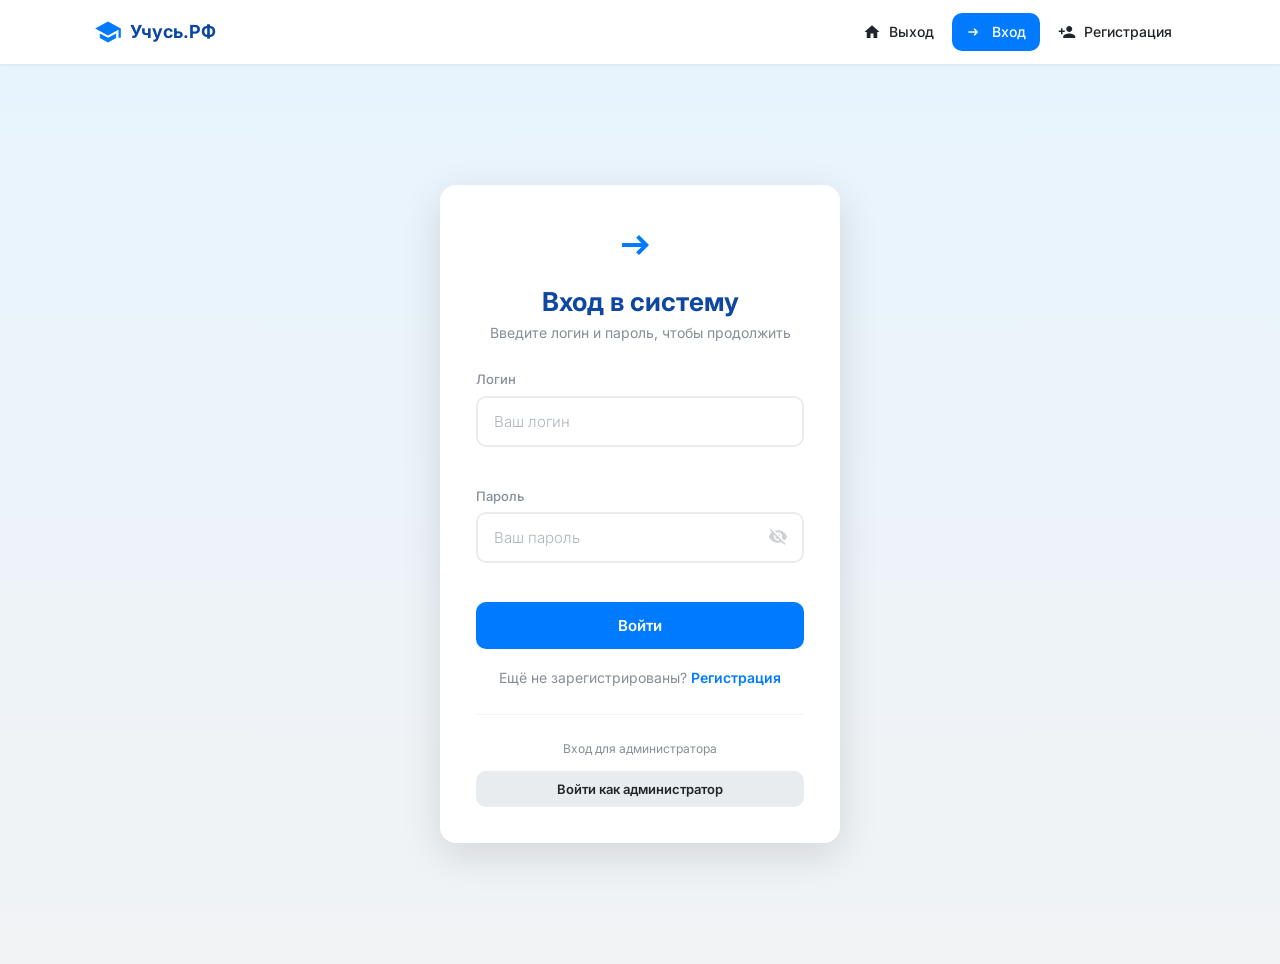
<file: assets/css/pages/login.html>
<!DOCTYPE html>
<html lang="ru">

<head>
  <meta charset="UTF-8">
  <meta name="viewport" content="width=device-width, initial-scale=1.0">
  <title>Вход — Учусь.РФ</title>
  <link rel="stylesheet" href="../css/style.css">
  <link href="https://fonts.googleapis.com/css2?family=Inter:wght@300;400;500;600;700&display=swap" rel="stylesheet">
</head>

<body>
  <header class="header">
    <div class="container">
      <a href="../../index.html" class="logo">
        <svg viewBox="0 0 24 24">
          <path d="M5 13.18v4L12 21l7-3.82v-4L12 17l-7-3.82zM12 3L1 9l11 6 9-4.91V17h2V9L12 3z" />
        </svg>
        Учусь.РФ
      </a>
      <button class="mobile-btn" aria-label="Меню">
        <svg viewBox="0 0 24 24">
          <path d="M3 18h18v-2H3v2zm0-5h18v-2H3v2zm0-7v2h18V6H3z" />
        </svg>
      </button>
      <nav>
        <ul class="nav">
          <li><a href="../../index.html"><svg viewBox="0 0 24 24">
                <path d="M10 20v-6h4v6h5v-8h3L12 3 2 12h3v8z" />
              </svg>Выход</a></li>
          <li><a href="login.html" class="active"><svg viewBox="0 0 24 24">
                <path d="M10.09 15.59L11.5 17l5-5-5-5-1.41 1.41L12.67 11H3v2h9.67l-2.58 2.59z" />
              </svg>Вход</a></li>
          <li><a href="register.html"><svg viewBox="0 0 24 24">
                <path
                  d="M15 12c2.21 0 4-1.79 4-4s-1.79-4-4-4-4 1.79-4 4 1.79 4 4 4zm-9-2V7H4v3H1v2h3v3h2v-3h3v-2H6zm9 4c-2.67 0-8 1.34-8 4v2h16v-2c0-2.66-5.33-4-8-4z" />
              </svg>Регистрация</a></li>
        </ul>
      </nav>
    </div>
  </header>

  <main class="auth-page">
    <div class="auth-card">
      <div class="auth-top">
        <svg viewBox="0 0 24 24">
          <path d="M10.09 15.59L11.5 17l5-5-5-5-1.41 1.41L12.67 11H3v2h9.67l-2.58 2.59z" />
        </svg>
        <h1>Вход в систему</h1>
        <p>Введите логин и пароль, чтобы продолжить</p>
      </div>
      <form id="loginForm">
        <div class="form-group">
          <label class="form-label" for="login">Логин</label>
          <input type="text" id="login" class="form-input" placeholder="Ваш логин" required>
          <span class="form-hint"></span>
        </div>
        <div class="form-group">
          <label class="form-label" for="pass">Пароль</label>
          <div class="pass-wrap">
            <input type="password" id="pass" class="form-input" placeholder="Ваш пароль" required>
            <button type="button" class="pass-toggle" tabindex="-1">
              <svg viewBox="0 0 24 24">
                <path
                  d="M12 7c2.76 0 5 2.24 5 5 0 .65-.13 1.26-.36 1.83l2.92 2.92c1.51-1.26 2.7-2.89 3.43-4.75-1.73-4.39-6-7.5-11-7.5-1.4 0-2.74.25-3.98.7l2.16 2.16C10.74 7.13 11.35 7 12 7zM2 4.27l2.28 2.28.46.46C3.08 8.3 1.78 10.02 1 12c1.73 4.39 6 7.5 11 7.5 1.55 0 3.03-.3 4.38-.84l.42.42L19.73 22 21 20.73 3.27 3 2 4.27zM7.53 9.8l1.55 1.55c-.05.21-.08.43-.08.65 0 1.66 1.34 3 3 3 .22 0 .44-.03.65-.08l1.55 1.55c-.67.33-1.41.53-2.2.53-2.76 0-5-2.24-5-5 0-.79.2-1.53.53-2.2zm4.31-.78l3.15 3.15.02-.16c0-1.66-1.34-3-3-3l-.17.01z" />
              </svg>
            </button>
          </div>
          <span class="form-hint"></span>
        </div>
        <button type="submit" class="btn btn-primary btn-block" style="margin-top:8px">Войти</button>
      </form>
      <div class="auth-link">Ещё не зарегистрированы? <a href="register.html">Регистрация</a></div>
      <hr style="border:none;border-top:1px solid var(--gray-light);margin:24px 0">
      <div class="text-center">
        <p class="helper" style="margin-bottom:12px">Вход для администратора</p>
        <button id="adminBtn" class="btn btn-secondary btn-sm">Войти как администратор</button>
      </div>
    </div>
  </main>

  <script src="../js/main.js"></script>
  <script>
    document.addEventListener('DOMContentLoaded', () => {
      passToggle(document.querySelector('.pass-toggle'), document.getElementById('pass'));

      document.getElementById('loginForm').addEventListener('submit', function (e) {
        e.preventDefault(); UI.clearForm(this);
        const l = document.getElementById('login').value.trim();
        const p = document.getElementById('pass').value;
        if (!l || !p) { UI.toast('Введите логин и пароль', 'warning'); return }
        const res = Auth.login(l, p);
        if (res.ok) { UI.toast('Вход выполнен!', 'success'); setTimeout(() => location.href = 'profile.html', 800) }
        else { UI.toast(res.msg, 'error'); }
      });

      document.getElementById('adminBtn').addEventListener('click', () => {
        const l = prompt('Логин администратора:'); if (!l) return;
        const p = prompt('Пароль администратора:'); if (!p) return;
        const res = Auth.admin(l, p);
        if (res.ok) { UI.toast('Вход выполнен!', 'success'); setTimeout(() => location.href = 'admin.html', 800) }
        else { UI.toast(res.msg, 'error'); }
      });
    });
  </script>
</body>

</html>
</file>
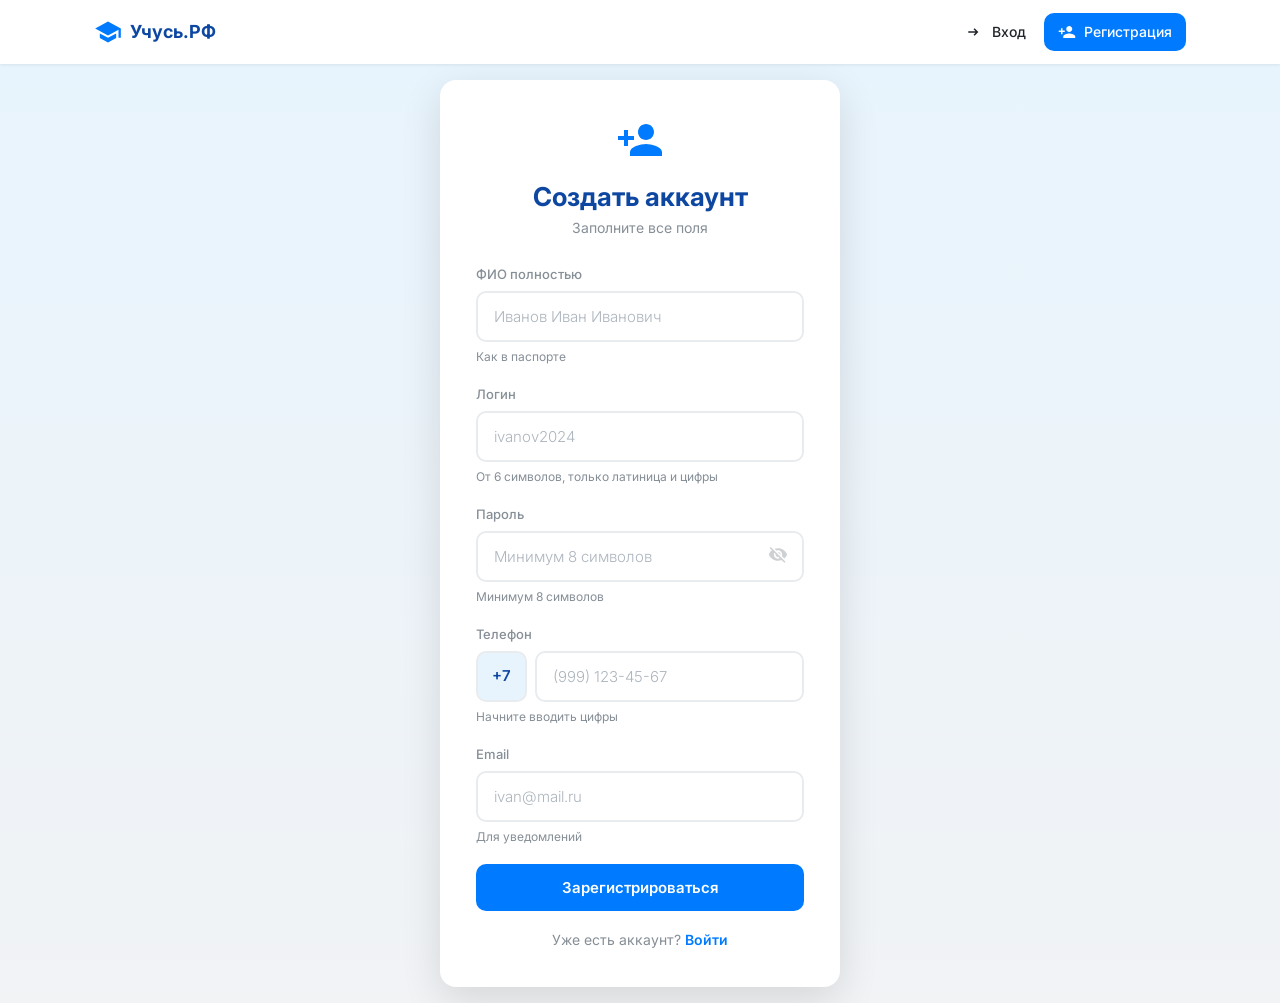
<file: assets/css/pages/register.html>
<!DOCTYPE html>
<html lang="ru">

<head>
  <meta charset="UTF-8">
  <meta name="viewport" content="width=device-width, initial-scale=1.0">
  <title>Регистрация — Учусь.РФ</title>
  <link rel="stylesheet" href="../css/style.css">
  <link href="https://fonts.googleapis.com/css2?family=Inter:wght@300;400;500;600;700&display=swap" rel="stylesheet">
</head>

<body>
  <header class="header">
    <div class="container">
      <a href="../../index.html" class="logo">
        <svg viewBox="0 0 24 24">
          <path d="M5 13.18v4L12 21l7-3.82v-4L12 17l-7-3.82zM12 3L1 9l11 6 9-4.91V17h2V9L12 3z" />
        </svg>
        Учусь.РФ
      </a>
      <button class="mobile-btn" aria-label="Меню">
        <svg viewBox="0 0 24 24">
          <path d="M3 18h18v-2H3v2zm0-5h18v-2H3v2zm0-7v2h18V6H3z" />
        </svg>
      </button>
      <nav>
        <ul class="nav">
          <li><a href="../../index.html"><svg viewBox="0 0 24 24">
                <path d="M10.09 15.59L11.5 17l5-5-5-5-1.41 1.41L12.67 11H3v2h9.67l-2.58 2.59z" />
              </svg>Вход</a></li>
          <li><a href="register.html" class="active"><svg viewBox="0 0 24 24">
                <path
                  d="M15 12c2.21 0 4-1.79 4-4s-1.79-4-4-4-4 1.79-4 4 1.79 4 4 4zm-9-2V7H4v3H1v2h3v3h2v-3h3v-2H6zm9 4c-2.67 0-8 1.34-8 4v2h16v-2c0-2.66-5.33-4-8-4z" />
              </svg>Регистрация</a></li>
        </ul>
      </nav>
    </div>
  </header>

  <main class="auth-page">
    <div class="auth-card">
      <div class="auth-top">
        <svg viewBox="0 0 24 24">
          <path
            d="M15 12c2.21 0 4-1.79 4-4s-1.79-4-4-4-4 1.79-4 4 1.79 4 4 4zm-9-2V7H4v3H1v2h3v3h2v-3h3v-2H6zm9 4c-2.67 0-8 1.34-8 4v2h16v-2c0-2.66-5.33-4-8-4z" />
        </svg>
        <h1>Создать аккаунт</h1>
        <p>Заполните все поля</p>
      </div>
      <form id="regForm">
        <div class="form-group">
          <label class="form-label" for="fio">ФИО полностью</label>
          <input type="text" id="fio" class="form-input" placeholder="Иванов Иван Иванович" required>
          <span class="form-hint">Как в паспорте</span>
        </div>
        <div class="form-group">
          <label class="form-label" for="login">Логин</label>
          <input type="text" id="login" class="form-input" placeholder="ivanov2024" required>
          <span class="form-hint">От 6 символов, только латиница и цифры</span>
        </div>
        <div class="form-group">
          <label class="form-label" for="pass">Пароль</label>
          <div class="pass-wrap">
            <input type="password" id="pass" class="form-input" placeholder="Минимум 8 символов" required>
            <button type="button" class="pass-toggle" tabindex="-1">
              <svg viewBox="0 0 24 24">
                <path
                  d="M12 7c2.76 0 5 2.24 5 5 0 .65-.13 1.26-.36 1.83l2.92 2.92c1.51-1.26 2.7-2.89 3.43-4.75-1.73-4.39-6-7.5-11-7.5-1.4 0-2.74.25-3.98.7l2.16 2.16C10.74 7.13 11.35 7 12 7zM2 4.27l2.28 2.28.46.46C3.08 8.3 1.78 10.02 1 12c1.73 4.39 6 7.5 11 7.5 1.55 0 3.03-.3 4.38-.84l.42.42L19.73 22 21 20.73 3.27 3 2 4.27zM7.53 9.8l1.55 1.55c-.05.21-.08.43-.08.65 0 1.66 1.34 3 3 3 .22 0 .44-.03.65-.08l1.55 1.55c-.67.33-1.41.53-2.2.53-2.76 0-5-2.24-5-5 0-.79.2-1.53.53-2.2zm4.31-.78l3.15 3.15.02-.16c0-1.66-1.34-3-3-3l-.17.01z" />
              </svg>
            </button>
          </div>
          <span class="form-hint">Минимум 8 символов</span>
        </div>
        <div class="form-group">
          <label class="form-label" for="phone">Телефон</label>
          <div class="phone-row">
            <span class="phone-prefix">+7</span>
            <input type="tel" id="phone" class="form-input" placeholder="(999) 123-45-67" required maxlength="18">
          </div>
          <span class="form-hint">Начните вводить цифры</span>
        </div>
        <div class="form-group">
          <label class="form-label" for="email">Email</label>
          <input type="email" id="email" class="form-input" placeholder="ivan@mail.ru" required>
          <span class="form-hint">Для уведомлений</span>
        </div>
        <button type="submit" class="btn btn-primary">Зарегистрироваться</button>
      </form>
      <div class="auth-link">Уже есть аккаунт? <a href="../../index.html">Войти</a></div>
    </div>
  </main>

  <script>
    // ===== DATABASE =====
    const DB = {
      get(k) { try { return JSON.parse(localStorage.getItem(k)) } catch { return null } },
      set(k, v) { localStorage.setItem(k, JSON.stringify(v)) },
      del(k) { localStorage.removeItem(k) }
    };

    function initDB() {
      if (!DB.get('users')) DB.set('users', []);
      if (!DB.get('apps')) DB.set('apps', []);
      if (!DB.get('reviews')) DB.set('reviews', []);
      if (!DB.get('courses')) DB.set('courses', [
        { id: 1, name: 'Повышение квалификации по охране труда', dur: '72 ч', price: '5000 ₽' },
        { id: 2, name: 'Переподготовка руководителей', dur: '250 ч', price: '15000 ₽' },
        { id: 3, name: 'Охрана труда для специалистов', dur: '40 ч', price: '3500 ₽' },
        { id: 4, name: 'Пожарная безопасность', dur: '24 ч', price: '2500 ₽' },
        { id: 5, name: 'Электробезопасность', dur: '72 ч', price: '6000 ₽' },
        { id: 6, name: 'Первая помощь', dur: '16 ч', price: '1800 ₽' }
      ]);
    }

    // ===== AUTH =====
    const Auth = {
      user: null,
      reg(d) {
        const u = DB.get('users') || [];
        if (u.find(x => x.login === d.login)) return { ok: false, msg: 'Этот логин уже занят' };
        u.push(d);
        DB.set('users', u);
        return { ok: true, msg: 'Аккаунт создан! Сейчас войдите' };
      },
      login(l, p) {
        const u = (DB.get('users') || []).find(x => x.login === l && x.password === p);
        if (u) { this.user = u; DB.set('currentUser', u); return { ok: true, user: u } }
        return { ok: false, msg: 'Неверный логин или пароль' };
      },
      admin(l, p) {
        if (l === 'Admin26' && p === 'Demo20') {
          const a = { login: 'Admin26', role: 'admin', name: 'Администратор' };
          this.user = a;
          DB.set('currentUser', a);
          return { ok: true, user: a };
        }
        return { ok: false, msg: 'Неверные данные администратора' };
      },
      out() { this.user = null; DB.del('currentUser') },
      check() { if (!this.user) this.user = DB.get('currentUser'); return !!this.user },
      isAdmin() { return this.user?.role === 'admin' },
      get() { if (!this.user) this.user = DB.get('currentUser'); return this.user }
    };

    // ===== APPS & REVIEWS =====
    const Apps = {
      create(d) {
        const a = DB.get('apps') || [];
        const n = {
          id: Date.now(),
          ...d,
          status: 'Новая',
          created: new Date().toLocaleString('ru-RU', { day: '2-digit', month: '2-digit', year: 'numeric', hour: '2-digit', minute: '2-digit' })
        };
        a.push(n);
        DB.set('apps', a);
        return n;
      },
      all() { return DB.get('apps') || [] },
      byUser(l) { return this.all().filter(x => x.userLogin === l) },
      upd(id, s) {
        const a = this.all();
        const x = a.find(y => y.id === id);
        if (x) { x.status = s; DB.set('apps', a); return true }
        return false;
      }
    };

    const Reviews = {
      create(d) {
        const r = DB.get('reviews') || [];
        r.push({ id: Date.now(), ...d, created: new Date().toLocaleString('ru-RU') });
        DB.set('reviews', r);
      },
      all() { return DB.get('reviews') || [] },
      byUser(l) { return this.all().filter(x => x.userLogin === l) },
      has(appId, login) { return this.all().some(x => x.appId === appId && x.userLogin === login) }
    };

    // ===== VALIDATION =====
    const V = {
      login(v) {
        if (!v || v.length < 6) return { ok: false, msg: 'Минимум 6 символов' };
        if (!/^[a-zA-Z0-9]+$/.test(v)) return { ok: false, msg: 'Только латиница и цифры' };
        return { ok: true };
      },
      pass(v) {
        if (!v || v.length < 8) return { ok: false, msg: 'Минимум 8 символов' };
        return { ok: true };
      },
      email(v) {
        if (!/^[^\s@]+@[^\s@]+\.[^\s@]+$/.test(v)) return { ok: false, msg: 'Некорректный email' };
        return { ok: true };
      },
      phone(v) {
        if (!v || v.length < 18) return { ok: false, msg: 'Введите полный номер' };
        return { ok: true };
      },
      req(v) {
        if (!v || !v.trim()) return { ok: false, msg: 'Обязательное поле' };
        return { ok: true };
      },
      date(v) {
        if (!v) return { ok: false, msg: 'Выберите дату' };
        const d = new Date(v);
        if (isNaN(d.getTime())) return { ok: false, msg: 'Некорректная дата' };
        return { ok: true };
      }
    };

    // ===== UI HELPERS =====
    const UI = {
      toast(msg, type = 'info', container) {
        const el = document.createElement('div');
        el.className = `alert alert-${type}`;
        const icons = { success: '✓', error: '✕', warning: '!', info: 'ⓘ' };
        el.innerHTML = `<span style="font-weight:700;font-size:20px">${icons[type]}</span><span>${msg}</span>`;
        const t = container || document.querySelector('main') || document.body;
        t.insertBefore(el, t.firstChild);
        setTimeout(() => {
          el.style.opacity = '0';
          el.style.transform = 'translateY(-10px)';
          setTimeout(() => el.remove(), 300);
        }, 5000);
      },
      err(input, msg) {
        input.classList.add('error');
        input.classList.remove('ok');
        let h = input.parentElement.querySelector('.form-hint');
        if (!h) {
          h = document.createElement('span');
          h.className = 'form-hint';
          input.parentElement.appendChild(h);
        }
        h.innerHTML = `⚠ ${msg}`;
        h.className = 'form-hint err';
      },
      ok(input, msg) {
        input.classList.remove('error');
        input.classList.add('ok');
        let h = input.parentElement.querySelector('.form-hint');
        if (!h) {
          h = document.createElement('span');
          h.className = 'form-hint';
          input.parentElement.appendChild(h);
        }
        h.innerHTML = msg ? `✓ ${msg}` : '';
        h.className = 'form-hint ok';
      },
      clear(input) {
        input.classList.remove('error', 'ok');
        const h = input.parentElement.querySelector('.form-hint');
        if (h) {
          h.innerHTML = '';
          h.className = 'form-hint';
        }
      },
      clearForm(f) {
        f.querySelectorAll('.form-input,.form-select,.form-textarea').forEach(i => this.clear(i));
      }
    };

    // ===== PHONE MASK =====
    function phoneMask(input) {
      input.addEventListener('focus', () => {
        if (input.value === '+7 ' || !input.value) input.value = '+7 ';
      });
      input.addEventListener('input', function() {
        let v = this.value.replace(/\D/g, '');
        if (v.startsWith('7')) v = v.slice(1);
        let out = '+7';
        if (v.length > 0) {
          out += ' (' + v.slice(0, 3);
          if (v.length >= 3) out += ')';
        }
        if (v.length > 3) { out += ' ' + v.slice(3, 6) }
        if (v.length > 6) { out += '-' + v.slice(6, 8) }
        if (v.length > 8) { out += '-' + v.slice(8, 10) }
        this.value = out;
      });
    }

    // ===== PASSWORD TOGGLE =====
    function passToggle(btn, input) {
      btn.addEventListener('click', () => {
        const isP = input.type === 'password';
        input.type = isP ? 'text' : 'password';
        btn.innerHTML = isP
          ? '<svg viewBox="0 0 24 24"><path d="M12 4.5C7 4.5 2.73 7.61 1 12c1.73 4.39 6 7.5 11 7.5s9.27-3.11 11-7.5c-1.73-4.39-6-7.5-11-7.5zM12 17c-2.76 0-5-2.24-5-5s2.24-5 5-5 5 2.24 5 5-2.24 5-5 5zm0-8c-1.66 0-3 1.34-3 3s1.34 3 3 3 3-1.34 3-3-1.34-3-3-3z"/></svg>'
          : '<svg viewBox="0 0 24 24"><path d="M12 7c2.76 0 5 2.24 5 5 0 .65-.13 1.26-.36 1.83l2.92 2.92c1.51-1.26 2.7-2.89 3.43-4.75-1.73-4.39-6-7.5-11-7.5-1.4 0-2.74.25-3.98.7l2.16 2.16C10.74 7.13 11.35 7 12 7zM2 4.27l2.28 2.28.46.46C3.08 8.3 1.78 10.02 1 12c1.73 4.39 6 7.5 11 7.5 1.55 0 3.03-.3 4.38-.84l.42.42L19.73 22 21 20.73 3.27 3 2 4.27zM7.53 9.8l1.55 1.55c-.05.21-.08.43-.08.65 0 1.66 1.34 3 3 3 .22 0 .44-.03.65-.08l1.55 1.55c-.67.33-1.41.53-2.2.53-2.76 0-5-2.24-5-5 0-.79.2-1.53.53-2.2zm4.31-.78l3.15 3.15.02-.16c0-1.66-1.34-3-3-3l-.17.01z"/></svg>';
      });
    }

    // ===== MODAL =====
    class Modal {
      constructor(id) {
        this.el = document.getElementById(id);
        this.el?.querySelector('.modal-close')?.addEventListener('click', () => this.close());
        this.el?.addEventListener('click', e => { if (e.target === this.el) this.close() });
      }
      open() { this.el.classList.add('active'); document.body.style.overflow = 'hidden' }
      close() { this.el.classList.remove('active'); document.body.style.overflow = '' }
    }

    // ===== MOBILE MENU =====
    function initMobile() {
      const btn = document.querySelector('.mobile-btn'), nav = document.querySelector('.nav');
      if (btn && nav) {
        btn.addEventListener('click', () => nav.classList.toggle('active'));
        document.addEventListener('click', e => {
          if (!btn.contains(e.target) && !nav.contains(e.target)) nav.classList.remove('active');
        });
      }
    }

    // ===== NAV UPDATE =====
    function updateNav() {
      const nav = document.querySelector('.nav');
      if (!nav) return;
      const u = Auth.get();
      nav.querySelectorAll('a').forEach(a => {
        const h = a.getAttribute('href') || '';
        if (h.includes('login') || h.includes('register')) a.style.display = u ? 'none' : 'flex';
        if (h.includes('profile') || h.includes('apply')) a.style.display = u ? 'flex' : 'none';
        if (h.includes('admin')) a.style.display = u?.role === 'admin' ? 'flex' : 'none';
      });
    }

    function logout() {
      Auth.out();
      window.location.href = '../../index.html';
    }

    // ===== INITIALIZATION =====
    document.addEventListener('DOMContentLoaded', () => {
      initDB();
      initMobile();
      updateNav();
      if (DB.get('currentUser')) Auth.user = DB.get('currentUser');

      // Phone mask
      const phoneInput = document.getElementById('phone');
      if (phoneInput) phoneMask(phoneInput);

      // Password toggle
      const passToggleBtn = document.querySelector('.pass-toggle');
      const passInput = document.getElementById('pass');
      if (passToggleBtn && passInput) passToggle(passToggleBtn, passInput);

      // Field validations
      const loginInp = document.getElementById('login');
      if (loginInp) {
        loginInp.addEventListener('blur', () => {
          const r = V.login(loginInp.value.trim());
          r.ok ? UI.ok(loginInp) : UI.err(loginInp, r.msg);
        });
        loginInp.addEventListener('input', () => UI.clear(loginInp));
      }

      if (passInput) {
        passInput.addEventListener('blur', () => {
          const r = V.pass(passInput.value);
          r.ok ? UI.ok(passInput) : UI.err(passInput, r.msg);
        });
        passInput.addEventListener('input', () => UI.clear(passInput));
      }

      const emailInp = document.getElementById('email');
      if (emailInp) {
        emailInp.addEventListener('blur', () => {
          const r = V.email(emailInp.value.trim());
          r.ok ? UI.ok(emailInp) : UI.err(emailInp, r.msg);
        });
        emailInp.addEventListener('input', () => UI.clear(emailInp));
      }

      if (phoneInput) {
        phoneInput.addEventListener('blur', () => {
          const r = V.phone(phoneInput.value.trim());
          r.ok ? UI.ok(phoneInput) : UI.err(phoneInput, r.msg);
        });
      }

      // Form submission
      const regForm = document.getElementById('regForm');
      if (regForm) {
        regForm.addEventListener('submit', function(e) {
          e.preventDefault();
          UI.clearForm(this);

          const fio = document.getElementById('fio').value.trim();
          const login = document.getElementById('login').value.trim();
          const pass = document.getElementById('pass').value;
          const phone = document.getElementById('phone').value.trim();
          const email = document.getElementById('email').value.trim();

          let err = false;

          if (!V.req(fio).ok) {
            UI.err(document.getElementById('fio'), 'Введите ФИО');
            err = true;
          }

          const vl = V.login(login);
          if (!vl.ok) {
            UI.err(document.getElementById('login'), vl.msg);
            err = true;
          }

          const vp = V.pass(pass);
          if (!vp.ok) {
            UI.err(document.getElementById('pass'), vp.msg);
            err = true;
          }

          const vph = V.phone(phone);
          if (!vph.ok) {
            UI.err(document.getElementById('phone'), vph.msg);
            err = true;
          }

          const ve = V.email(email);
          if (!ve.ok) {
            UI.err(document.getElementById('email'), ve.msg);
            err = true;
          }

          if (err) return;

          const res = Auth.reg({ fullName: fio, login, password: pass, phone, email });
          if (res.ok) {
            UI.toast(res.msg, 'success');
            setTimeout(() => location.href = '../../index.html', 1200);
          } else {
            UI.toast(res.msg, 'error');
          }
        });
      }
    });
  </script>
</body>

</html>
</file>
<file: assets/css/css/style.css>
@import url('https://fonts.googleapis.com/css2?family=Inter:wght@300;400;500;600;700&display=swap');

:root {
  --blue: #007bff;
  --blue-dark: #0d47a1;
  --blue-light: #e8f4fd;
  --gray-bg: #ced4da;
  --gray-light: #f1f3f5;
  --white: #ffffff;
  --text: #212529;
  --text-muted: #868e96;
  --success: #40c057;
  --warning: #fab005;
  --danger: #fa5252;
  --radius: 16px;
  --radius-sm: 10px;
  --shadow: 0 1px 3px rgba(0, 0, 0, 0.08);
  --shadow-md: 0 4px 16px rgba(0, 0, 0, 0.08);
  --shadow-lg: 0 12px 40px rgba(0, 0, 0, 0.12);
  --transition: all 0.2s ease;
}

*,
*::before,
*::after {
  margin: 0;
  padding: 0;
  box-sizing: border-box
}

html {
  font-size: 16px
}

body {
  font-family: 'Inter', sans-serif;
  font-weight: 400;
  font-size: 15px;
  line-height: 1.6;
  color: var(--text);
  background: var(--gray-light);
  min-height: 100vh
}

/* ===== ВСЕ ТЕКСТОВЫЕ ЭЛЕМЕНТЫ — INTER ===== */
h1,
h2,
h3,
h4,
h5,
h6,
p,
span,
label,
input,
select,
textarea,
button,
a,
div,
li,
td,
th {
  font-family: 'Inter', sans-serif;
}

h1 {
  font-weight: 700;
  font-size: 26px;
  color: var(--blue-dark);
  line-height: 1.2
}

h2 {
  font-weight: 600;
  font-size: 20px;
  color: var(--blue-dark);
  line-height: 1.3
}

h3 {
  font-weight: 600;
  font-size: 16px;
  color: var(--blue-dark);
  line-height: 1.4
}

p {
  font-weight: 400;
  font-size: 15px;
  line-height: 1.7;
  color: var(--text)
}

.helper {
  font-weight: 400;
  font-size: 12px;
  color: var(--text-muted)
}

a {
  color: var(--blue);
  text-decoration: none
}

a:hover {
  color: var(--blue-dark)
}

.container {
  width: 100%;
  padding: 0 16px;
  margin: 0 auto
}

/* ===== HEADER ===== */
.header {
  background: var(--white);
  box-shadow: var(--shadow);
  position: sticky;
  top: 0;
  z-index: 100
}

.header .container {
  display: flex;
  align-items: center;
  justify-content: space-between;
  height: 56px
}

.logo {
  display: flex;
  align-items: center;
  gap: 8px;
  font-weight: 700;
  font-size: 18px;
  color: var(--blue-dark);
  text-decoration: none
}

.logo svg {
  width: 28px;
  height: 28px;
  fill: var(--blue)
}

.mobile-btn {
  display: block;
  background: none;
  border: none;
  cursor: pointer;
  padding: 6px
}

.mobile-btn svg {
  width: 24px;
  height: 24px;
  fill: var(--blue-dark)
}

.nav {
  position: fixed;
  top: 56px;
  left: 0;
  width: 100%;
  background: var(--white);
  flex-direction: column;
  padding: 8px 16px 16px;
  box-shadow: var(--shadow-md);
  transform: translateY(-120%);
  opacity: 0;
  visibility: hidden;
  transition: var(--transition);
  list-style: none;
  display: flex;
  gap: 2px
}

.nav.active {
  transform: translateY(0);
  opacity: 1;
  visibility: visible
}

.nav a {
  display: flex;
  align-items: center;
  gap: 8px;
  padding: 12px 14px;
  border-radius: var(--radius-sm);
  font-size: 14px;
  font-weight: 500;
  color: var(--text);
  transition: var(--transition)
}

.nav a:hover {
  background: var(--blue-light);
  color: var(--blue)
}

.nav a.active {
  background: var(--blue);
  color: var(--white)
}

.nav a.active:hover {
  background: var(--blue-dark)
}

.nav svg {
  width: 18px;
  height: 18px;
  fill: currentColor
}

/* ===== FORMS ===== */
.form-group {
  margin-bottom: 18px
}

.form-label {
  display: block;
  font-weight: 500;
  font-size: 13px;
  color: var(--text-muted);
  margin-bottom: 6px
}

.form-input,
.form-select,
.form-textarea {
  width: 100%;
  padding: 14px 16px;
  border: 2px solid #e9ecef;
  border-radius: var(--radius-sm);
  font-size: 15px;
  color: var(--text);
  background: var(--white);
  transition: var(--transition);
  -webkit-appearance: none
}

.form-input:focus,
.form-select:focus,
.form-textarea:focus {
  outline: none;
  border-color: var(--blue);
  box-shadow: 0 0 0 3px rgba(0, 123, 255, 0.1)
}

.form-input::placeholder {
  color: #adb5bd;
  font-family: 'Inter', sans-serif;
  font-weight: 300
}

.form-input.error {
  border-color: var(--danger);
  background: #fff5f5
}

.form-input.ok {
  border-color: var(--success);
  background: #f4fff7
}

.form-hint {
  display: flex;
  align-items: center;
  gap: 4px;
  font-size: 12px;
  color: var(--text-muted);
  margin-top: 5px;
  min-height: 16px
}

.form-hint.err {
  color: var(--danger);
  font-weight: 500
}

.form-hint.ok {
  color: var(--success);
  font-weight: 500
}

/* Phone */
.phone-row {
  display: flex;
  gap: 8px;
  align-items: stretch
}

.phone-prefix {
  flex-shrink: 0;
  display: flex;
  align-items: center;
  justify-content: center;
  padding: 0 14px;
  background: var(--blue-light);
  border: 2px solid #e9ecef;
  border-radius: var(--radius-sm);
  font-weight: 600;
  color: var(--blue-dark);
  font-size: 15px
}

.phone-row .form-input {
  flex: 1
}

/* Password */
.pass-wrap {
  position: relative
}

.pass-toggle {
  position: absolute;
  right: 12px;
  top: 50%;
  transform: translateY(-50%);
  background: none;
  border: none;
  cursor: pointer;
  padding: 4px;
  opacity: 0.4
}

.pass-toggle:hover {
  opacity: 0.8
}

.pass-toggle svg {
  width: 20px;
  height: 20px;
  fill: var(--text-muted)
}

/* ===== BUTTONS ===== */
.btn {
  display: flex;
  align-items: center;
  justify-content: center;
  gap: 8px;
  padding: 14px 20px;
  border: none;
  border-radius: var(--radius-sm);
  font-weight: 600;
  font-size: 15px;
  cursor: pointer;
  transition: var(--transition);
  text-decoration: none;
  width: 100%
}

.btn:hover {
  transform: translateY(-1px);
  text-decoration: none
}

.btn:active {
  transform: translateY(0)
}

.btn-primary {
  background: var(--blue);
  color: var(--white)
}

.btn-primary:hover {
  background: var(--blue-dark)
}

.btn-secondary {
  background: #e9ecef;
  color: var(--text)
}

.btn-secondary:hover {
  background: var(--gray-bg)
}

.btn-sm {
  padding: 10px 16px;
  font-size: 13px
}

.btn svg {
  width: 18px;
  height: 18px;
  fill: currentColor
}

/* ===== CARDS ===== */
.card {
  background: var(--white);
  border-radius: var(--radius);
  padding: 24px;
  box-shadow: var(--shadow);
  margin-bottom: 16px
}

.card-header {
  margin-bottom: 20px;
  padding-bottom: 14px;
  border-bottom: 1px solid var(--gray-light)
}

/* ===== ALERTS ===== */
.alert {
  display: flex;
  align-items: center;
  gap: 10px;
  padding: 14px 16px;
  border-radius: var(--radius-sm);
  margin-bottom: 16px;
  font-size: 14px;
  animation: slideD 0.3s ease;
  border-left: 3px solid transparent
}

@keyframes slideD {
  from {
    opacity: 0;
    transform: translateY(-10px)
  }

  to {
    opacity: 1;
    transform: translateY(0)
  }
}

.alert-success {
  background: #e8f5e9;
  color: #1b5e20;
  border-color: var(--success)
}

.alert-error {
  background: #ffebee;
  color: #b71c1c;
  border-color: var(--danger)
}

.alert-warning {
  background: #fff8e1;
  color: #e65100;
  border-color: var(--warning)
}

/* ===== AUTH PAGE ===== */
.auth-page {
  display: flex;
  align-items: center;
  justify-content: center;
  min-height: 100vh;
  padding: 16px;
  background: linear-gradient(180deg, var(--blue-light) 0%, var(--gray-light) 100%)
}

.auth-card {
  width: 100%;
  max-width: 400px;
  background: var(--white);
  border-radius: var(--radius);
  padding: 28px;
  box-shadow: var(--shadow-lg);
  animation: fadeU 0.4s ease
}

@keyframes fadeU {
  from {
    opacity: 0;
    transform: translateY(20px)
  }

  to {
    opacity: 1;
    transform: translateY(0)
  }
}

.auth-top {
  text-align: center;
  margin-bottom: 24px
}

.auth-top svg {
  width: 48px;
  height: 48px;
  fill: var(--blue);
  margin-bottom: 10px
}

.auth-top h1 {
  font-size: 22px;
  margin-bottom: 4px
}

.auth-top p {
  color: var(--text-muted);
  font-size: 14px;
  margin: 0
}

.auth-link {
  text-align: center;
  margin-top: 18px;
  font-size: 14px;
  color: var(--text-muted)
}

.auth-link a {
  font-weight: 600
}

/* ===== SLIDER — КРАСИВЫЙ ===== */
.slider {
  position: relative;
  width: 100%;
  border-radius: var(--radius);
  overflow: hidden;
  box-shadow: var(--shadow-md);
  background: var(--white);
  margin-bottom: 20px
}

.slider-track {
  display: flex;
  transition: transform 0.5s cubic-bezier(0.4, 0, 0.2, 1)
}

.slider-slide {
  min-width: 100%;
  height: 200px;
  display: flex;
  align-items: center;
  justify-content: center;
  position: relative;
  overflow: hidden;
  padding: 24px
}

.slider-slide::before {
  content: '';
  position: absolute;
  inset: 0;
  background: linear-gradient(135deg, var(--blue-dark), var(--blue));
  opacity: 0.95
}

.slider-slide::after {
  content: '';
  position: absolute;
  bottom: -40px;
  right: -40px;
  width: 150px;
  height: 150px;
  background: rgba(255, 255, 255, 0.06);
  border-radius: 50%
}

.slider-content {
  position: relative;
  z-index: 1;
  text-align: center;
  color: var(--white)
}

.slider-content svg {
  width: 40px;
  height: 40px;
  fill: var(--white);
  margin-bottom: 10px;
  opacity: 0.9
}

.slider-content h3 {
  color: var(--white);
  font-size: 16px;
  margin: 0;
  font-weight: 600
}

.slider-content p {
  color: rgba(255, 255, 255, 0.8);
  font-size: 13px;
  margin-top: 6px
}

.slider-dots {
  position: absolute;
  bottom: 12px;
  left: 50%;
  transform: translateX(-50%);
  display: flex;
  gap: 6px
}

.slider-dot {
  width: 8px;
  height: 8px;
  border-radius: 50%;
  background: rgba(255, 255, 255, 0.4);
  border: none;
  cursor: pointer;
  transition: var(--transition)
}

.slider-dot.active {
  background: var(--white);
  width: 20px;
  border-radius: 4px
}

.slider-arrow {
  position: absolute;
  top: 50%;
  transform: translateY(-50%);
  width: 36px;
  height: 36px;
  border-radius: 50%;
  background: rgba(255, 255, 255, 0.9);
  border: none;
  cursor: pointer;
  display: flex;
  align-items: center;
  justify-content: center;
  transition: var(--transition);
  z-index: 10;
  box-shadow: var(--shadow)
}

.slider-arrow:hover {
  background: var(--white);
  transform: translateY(-50%) scale(1.1)
}

.slider-arrow svg {
  width: 18px;
  height: 18px;
  fill: var(--blue-dark)
}

.slider-arrow.prev {
  left: 10px
}

.slider-arrow.next {
  right: 10px
}

/* ===== TABLE ===== */
.table-wrap {
  overflow-x: auto;
  border-radius: var(--radius-sm);
  box-shadow: var(--shadow);
  margin: 0 -16px;
  width: calc(100% + 32px)
}

.table {
  width: 100%;
  border-collapse: collapse;
  background: var(--white);
  font-size: 13px;
  min-width: 700px
}

.table th,
.table td {
  padding: 12px 14px;
  text-align: left;
  border-bottom: 1px solid var(--gray-light);
  white-space: nowrap
}

.table th {
  background: var(--blue-dark);
  color: var(--white);
  font-weight: 600;
  font-size: 11px;
  text-transform: uppercase;
  letter-spacing: 0.5px;
  cursor: pointer
}

.table th:hover {
  background: #0a3d8f
}

.table tbody tr:hover {
  background: #f8f9fa
}

/* ===== BADGES ===== */
.badge {
  display: inline-flex;
  align-items: center;
  padding: 4px 10px;
  border-radius: 20px;
  font-size: 11px;
  font-weight: 600
}

.badge-new {
  background: var(--blue-light);
  color: var(--blue-dark)
}

.badge-progress {
  background: #fff8e1;
  color: #e65100
}

.badge-completed {
  background: #e8f5e9;
  color: #1b5e20
}

/* ===== PAGINATION ===== */
.pagination {
  display: flex;
  align-items: center;
  justify-content: center;
  gap: 4px;
  margin-top: 20px
}

.pag-btn {
  min-width: 36px;
  height: 36px;
  display: flex;
  align-items: center;
  justify-content: center;
  padding: 0 8px;
  border: 1px solid #e9ecef;
  border-radius: var(--radius-sm);
  background: var(--white);
  font-size: 13px;
  color: var(--text);
  cursor: pointer;
  transition: var(--transition)
}

.pag-btn:hover {
  border-color: var(--blue);
  color: var(--blue)
}

.pag-btn.active {
  background: var(--blue);
  border-color: var(--blue);
  color: var(--white)
}

.pag-btn:disabled {
  opacity: 0.3;
  cursor: not-allowed
}

.pag-btn svg {
  width: 14px;
  height: 14px;
  fill: currentColor
}

/* ===== MODAL ===== */
.modal-overlay {
  position: fixed;
  inset: 0;
  background: rgba(0, 0, 0, 0.5);
  display: flex;
  align-items: flex-end;
  justify-content: center;
  z-index: 1000;
  opacity: 0;
  visibility: hidden;
  transition: var(--transition)
}

.modal-overlay.active {
  opacity: 1;
  visibility: visible
}

.modal-box {
  background: var(--white);
  border-radius: var(--radius) var(--radius) 0 0;
  padding: 24px;
  width: 100%;
  max-width: 480px;
  max-height: 90vh;
  overflow-y: auto;
  transform: translateY(100%);
  transition: var(--transition)
}

.modal-overlay.active .modal-box {
  transform: translateY(0)
}

.modal-head {
  display: flex;
  align-items: center;
  justify-content: space-between;
  margin-bottom: 20px
}

.modal-close {
  background: none;
  border: none;
  cursor: pointer;
  padding: 4px
}

.modal-close svg {
  width: 22px;
  height: 22px;
  fill: var(--text-muted);
  transition: var(--transition)
}

.modal-close:hover svg {
  fill: var(--danger)
}

/* ===== FILTERS ===== */
.filters {
  display: grid;
  grid-template-columns: 1fr 1fr;
  gap: 10px;
  margin-bottom: 16px
}

.filter {
  display: flex;
  flex-direction: column;
  gap: 4px
}

.filter label {
  font-size: 12px;
  font-weight: 500;
  color: var(--text-muted)
}

.filter select,
.filter input {
  padding: 10px 12px;
  border: 2px solid #e9ecef;
  border-radius: var(--radius-sm);
  font-size: 13px
}

.filter select:focus,
.filter input:focus {
  outline: none;
  border-color: var(--blue)
}

/* ===== FOOTER ===== */
.footer {
  background: var(--blue-dark);
  color: var(--white);
  padding: 40px 0 16px;
  margin-top: auto
}

.footer h3 {
  color: var(--white);
  font-size: 15px;
  margin-bottom: 14px;
  font-weight: 600
}

.footer p,
.footer a {
  color: rgba(255, 255, 255, 0.7);
  font-size: 13px;
  line-height: 1.8
}

.footer a:hover {
  color: var(--white)
}

.footer-bottom {
  border-top: 1px solid rgba(255, 255, 255, 0.1);
  padding-top: 16px;
  text-align: center;
  font-size: 12px;
  color: rgba(255, 255, 255, 0.5);
  margin-top: 24px
}

/* ===== REVIEWS ===== */
.review-card {
  background: var(--white);
  border-radius: var(--radius-sm);
  padding: 16px;
  margin-bottom: 12px;
  box-shadow: var(--shadow);
  border-left: 3px solid var(--blue)
}

.review-head {
  display: flex;
  align-items: center;
  justify-content: space-between;
  margin-bottom: 8px;
  flex-wrap: wrap;
  gap: 4px
}

.review-author {
  font-weight: 600;
  font-size: 14px
}

.review-course {
  font-size: 12px;
  color: var(--blue);
  font-weight: 500;
  background: var(--blue-light);
  padding: 2px 8px;
  border-radius: 10px
}

.review-date {
  font-size: 12px;
  color: var(--text-muted)
}

.review-stars {
  display: flex;
  gap: 2px;
  margin-bottom: 6px
}

.review-stars svg {
  width: 16px;
  height: 16px;
  fill: var(--warning)
}

.review-stars svg.empty {
  fill: #e9ecef
}

.review-text {
  font-size: 14px;
  color: var(--text);
  line-height: 1.6
}

/* ===== PAYMENT ===== */
.pay-options {
  display: grid;
  gap: 8px
}

.pay-option {
  display: flex;
  align-items: center;
  gap: 12px;
  padding: 14px 16px;
  border: 2px solid #e9ecef;
  border-radius: var(--radius-sm);
  cursor: pointer;
  transition: var(--transition);
  background: var(--white)
}

.pay-option:hover {
  border-color: var(--blue);
  background: var(--blue-light)
}

.pay-option.selected {
  border-color: var(--blue);
  background: var(--blue-light)
}

.pay-option input {
  width: 18px;
  height: 18px;
  accent-color: var(--blue);
  flex-shrink: 0
}

.pay-option .pay-icon {
  width: 36px;
  height: 36px;
  border-radius: 10px;
  display: flex;
  align-items: center;
  justify-content: center;
  background: var(--blue-light);
  flex-shrink: 0
}

.pay-option .pay-icon svg {
  width: 20px;
  height: 20px;
  fill: var(--blue)
}

.pay-option .pay-text {
  font-weight: 500;
  font-size: 14px
}

/* ===== STAR RATING ===== */
.star-rating {
  display: flex;
  gap: 6px
}

.star-rating svg {
  width: 32px;
  height: 32px;
  fill: #e9ecef;
  cursor: pointer;
  transition: var(--transition)
}

.star-rating svg:hover {
  transform: scale(1.15)
}

.star-rating svg.filled {
  fill: var(--warning)
}

/* ===== PEOPLE PHOTOS ===== */
.people-grid {
  display: grid;
  grid-template-columns: repeat(2, 1fr);
  gap: 12px;
  margin: 24px 0
}

.people-card {
  position: relative;
  border-radius: var(--radius);
  overflow: hidden;
  aspect-ratio: 1
}

.people-card img {
  width: 100%;
  height: 100%;
  object-fit: cover
}

.people-card .overlay {
  position: absolute;
  inset: 0;
  background: linear-gradient(0deg, rgba(0, 0, 0, 0.6) 0%, transparent 60%);
  display: flex;
  align-items: flex-end;
  padding: 16px
}

.people-card .overlay span {
  color: var(--white);
  font-weight: 600;
  font-size: 13px
}

/* ===== COURSE PRICE BLOCK ===== */
.price-block {
  display: flex;
  align-items: center;
  gap: 12px;
  padding: 14px 16px;
  background: var(--blue-light);
  border-radius: var(--radius-sm);
  margin-top: 8px
}

.price-block .price-label {
  font-size: 12px;
  color: var(--text-muted);
  font-weight: 500
}

.price-block .price-value {
  font-size: 18px;
  font-weight: 700;
  color: var(--blue-dark)
}

/* ===== EMPTY STATE ===== */
.empty-state {
  text-align: center;
  padding: 40px 20px;
  color: var(--text-muted)
}

.empty-state svg {
  width: 56px;
  height: 56px;
  fill: var(--gray-bg);
  margin-bottom: 14px
}

.empty-state p {
  font-size: 14px;
  margin-bottom: 16px
}

/* ===== SCROLLBAR ===== */
::-webkit-scrollbar {
  width: 6px;
  height: 6px
}

::-webkit-scrollbar-track {
  background: transparent
}

::-webkit-scrollbar-thumb {
  background: var(--gray-bg);
  border-radius: 3px
}

/* ===== DESKTOP ===== */
@media(min-width:768px) {
  .container {
    max-width: 720px;
    padding: 0 24px
  }

  .mobile-btn {
    display: none
  }

  .nav {
    position: static;
    transform: none;
    opacity: 1;
    visibility: visible;
    flex-direction: row;
    padding: 0;
    box-shadow: none;
    gap: 4px;
    width: auto
  }

  .nav a {
    padding: 8px 14px
  }

  .header .container {
    height: 64px
  }

  h1 {
    font-size: 32px
  }

  h2 {
    font-size: 24px
  }

  .auth-card {
    padding: 36px
  }

  .auth-top h1 {
    font-size: 26px
  }

  .slider-slide {
    height: 260px;
    padding: 40px
  }

  .slider-content svg {
    width: 56px;
    height: 56px;
    margin-bottom: 14px
  }

  .slider-content h3 {
    font-size: 22px
  }

  .slider-content p {
    font-size: 15px
  }

  .slider-arrow {
    width: 44px;
    height: 44px
  }

  .slider-arrow svg {
    width: 20px;
    height: 20px
  }

  .slider-arrow.prev {
    left: 16px
  }

  .slider-arrow.next {
    right: 16px
  }

  .table-wrap {
    margin: 0;
    width: 100%
  }

  .filters {
    grid-template-columns: auto auto 1fr
  }

  .modal-overlay {
    align-items: center
  }

  .modal-box {
    border-radius: var(--radius);
    transform: scale(0.95)
  }

  .modal-overlay.active .modal-box {
    transform: scale(1)
  }

  .people-grid {
    grid-template-columns: repeat(4, 1fr)
  }
}

@media(min-width:1024px) {
  .container {
    max-width: 960px
  }

  .slider-slide {
    height: 300px
  }
}

@media(min-width:1280px) {
  .container {
    max-width: 1140px
  }
}

/* ===== UTILS ===== */
.text-center {
  text-align: center
}

.hidden {
  display: none !important
}

.mb-1 {
  margin-bottom: 8px
}

.mb-2 {
  margin-bottom: 16px
}

.mb-3 {
  margin-bottom: 24px
}

.mt-1 {
  margin-top: 8px
}

.mt-2 {
  margin-top: 16px
}

.gap-2 {
  gap: 16px
}

.flex {
  display: flex
}

.flex-col {
  flex-direction: column
}

.items-center {
  align-items: center
}

.justify-between {
  justify-content: space-between
}

.w-full {
  width: 100%
}
/* ===== ДОБАВИТЬ В КОНЕЦ STYLE.CSS ===== */

/* Админ шапка */
.admin-header {
  display: flex;
  align-items: center;
  justify-content: space-between;
  margin-bottom: 20px;
  flex-wrap: wrap;
  gap: 10px;
}
.admin-badge {
  background: var(--blue-light);
  padding: 6px 14px;
  border-radius: 20px;
  color: var(--blue-dark);
  font-weight: 600;
  font-size: 13px;
}

/* Статистика (сетка) */
.stats-grid {
  display: grid;
  grid-template-columns: 1fr 1fr;
  gap: 12px;
  margin-bottom: 20px;
}
.stat-card {
  background: var(--white);
  padding: 16px;
  border-radius: var(--radius-sm);
  box-shadow: var(--shadow);
  text-align: center;
}

/* Фильтры на мобильных */
.filter-header {
  display: flex;
  flex-direction: column;
  align-items: flex-start;
  gap: 12px;
}
.filters {
  display: flex;
  flex-direction: column;
  width: 100%;
  gap: 10px;
  margin: 0;
}

/* Адаптация Таблицы под мобилку */
@media (max-width: 600px) {
  /* Превращаем таблицу в карточки */
  .table-wrap {
    overflow: visible !important;
    width: 100% !important;
    margin: 0 !important;
    box-shadow: none !important;
  }
  .table {
    min-width: auto !important;
    width: 100% !important;
    border: 0;
  }
  .table thead {
    display: none; /* Прячем заголовки */
  }
  .table tbody, .table tr, .table td {
    display: block;
    width: 100%;
  }
  .table tr {
    background: var(--white);
    border: 1px solid var(--gray-light);
    border-radius: var(--radius-sm);
    padding: 16px;
    margin-bottom: 16px;
    box-shadow: var(--shadow);
  }
  .table td {
    text-align: right;
    padding: 8px 0 !important;
    border-bottom: 1px solid #f0f0f0 !important;
    white-space: normal !important; /* Разрешаем перенос текста */
    padding-left: 40% !important; /* Оставляем место для "ярлыка" */
    position: relative;
  }
  .table td:last-child {
    border-bottom: 0 !important;
  }
  /* Добавляем ярлыки к ячейкам через CSS псевдо-элемент */
  .table td::before {
    content: attr(data-label);
    position: absolute;
    left: 16px;
    width: calc(40% - 16px);
    white-space: nowrap;
    font-weight: 600;
    font-size: 12px;
    color: var(--text-muted);
    text-align: left;
  }
}

/* Десктопные фильтры */
@media (min-width: 601px) {
  .filter-header {
    flex-direction: row;
    align-items: center;
    justify-content: space-between;
  }
  .filters {
    flex-direction: row;
    width: auto;
    gap: 16px;
    margin: 0;
  }
}
</file>
